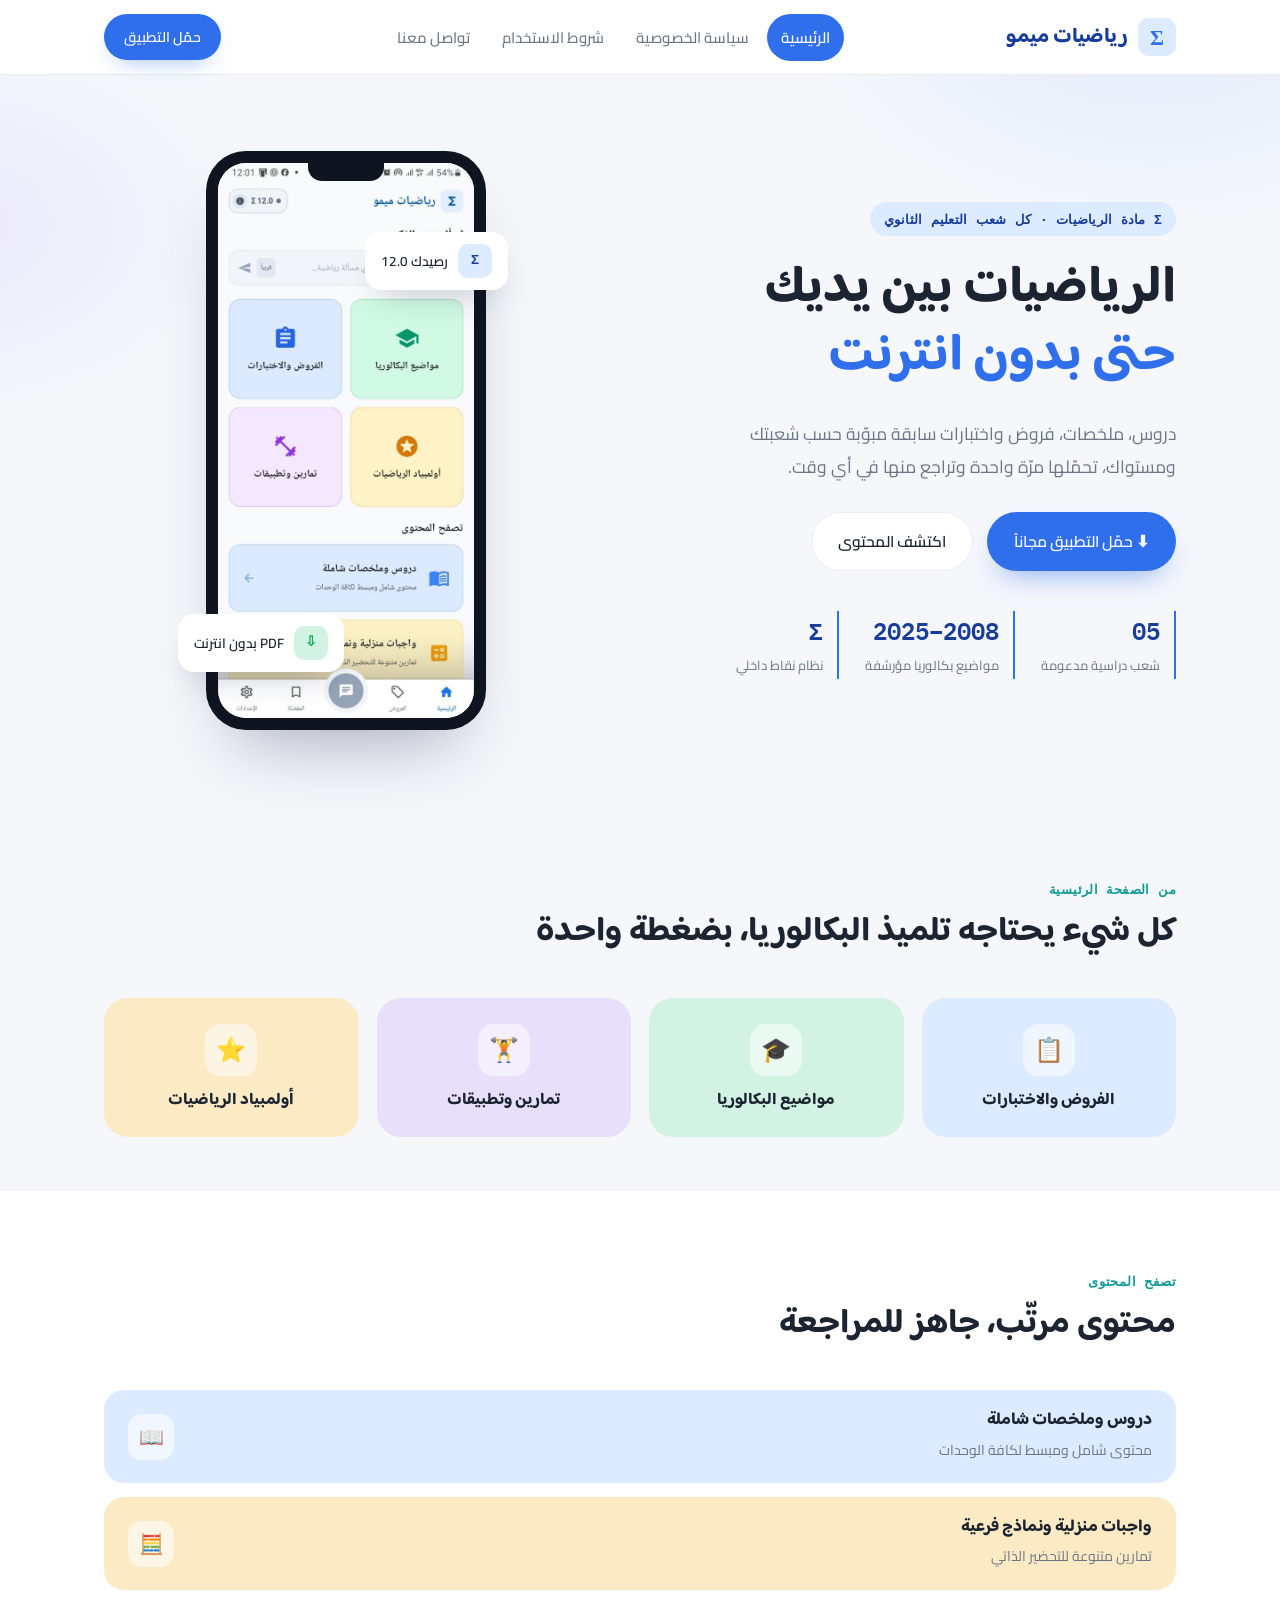
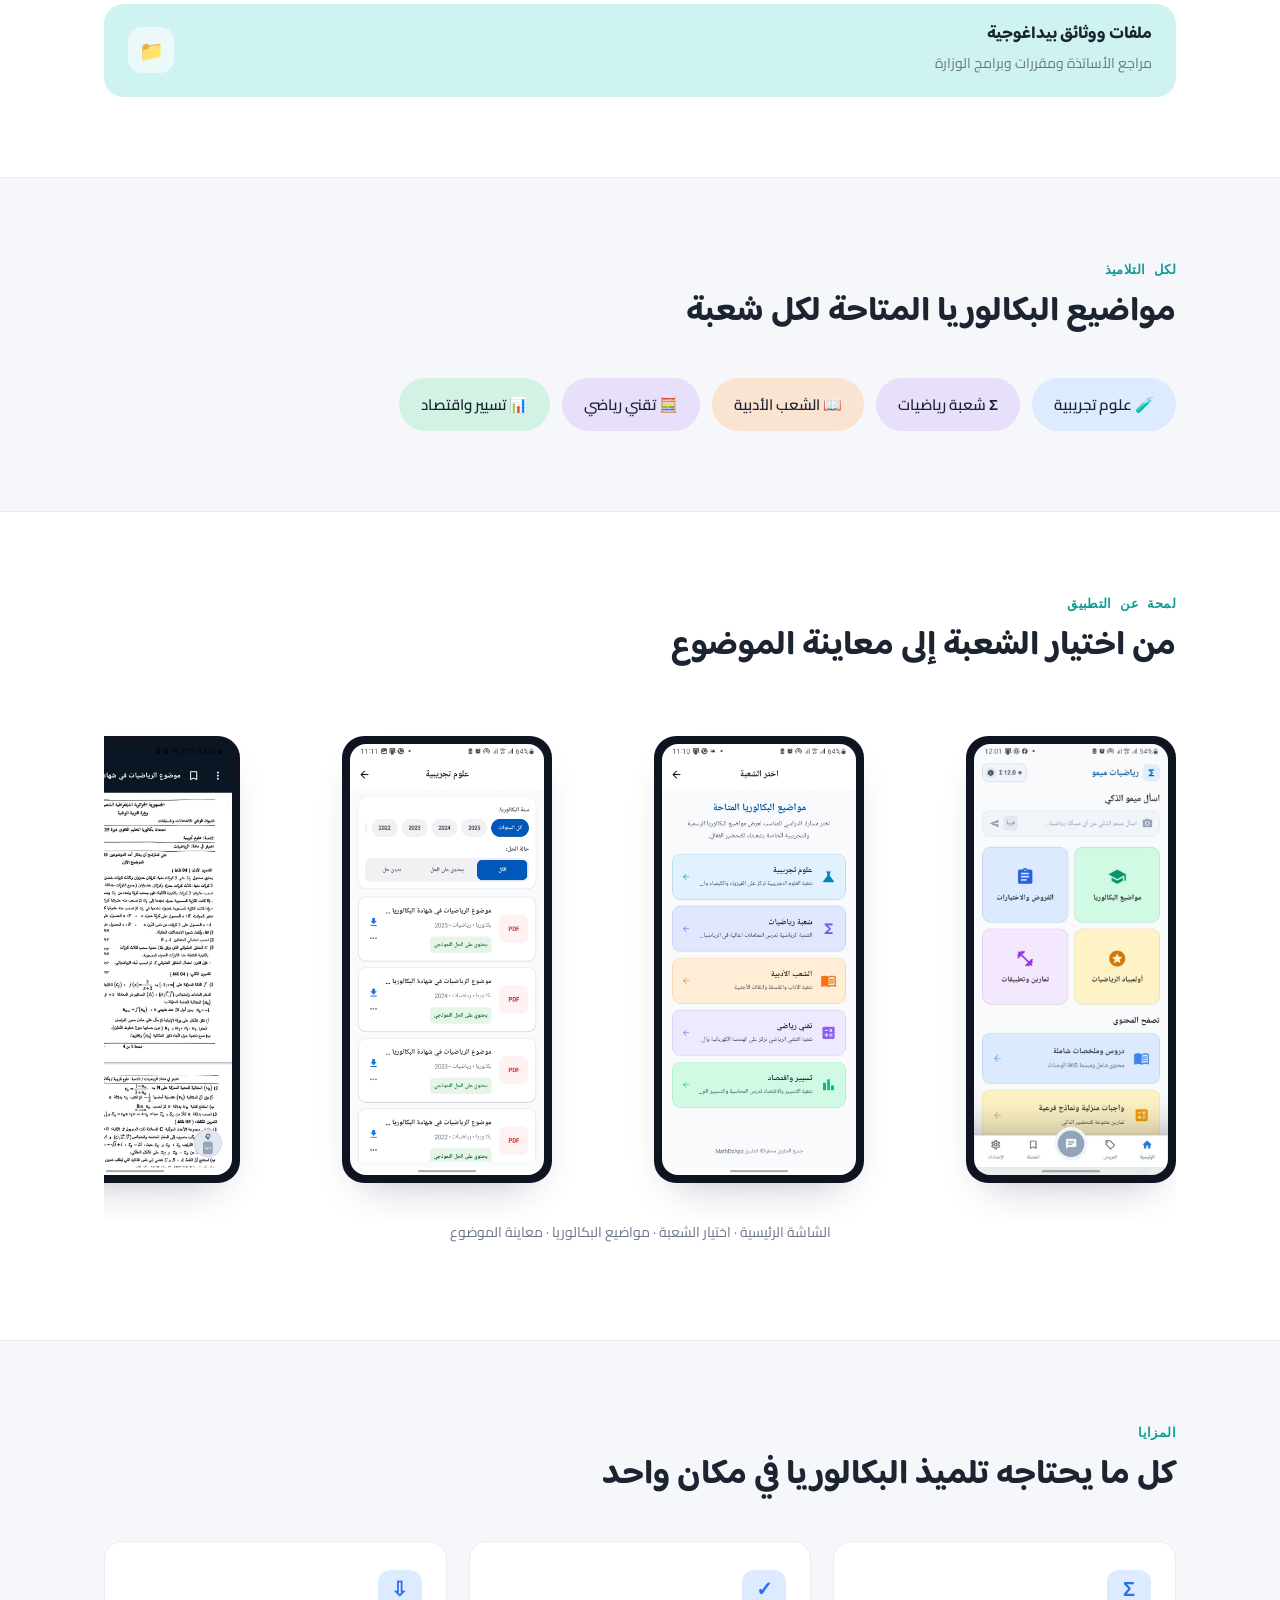
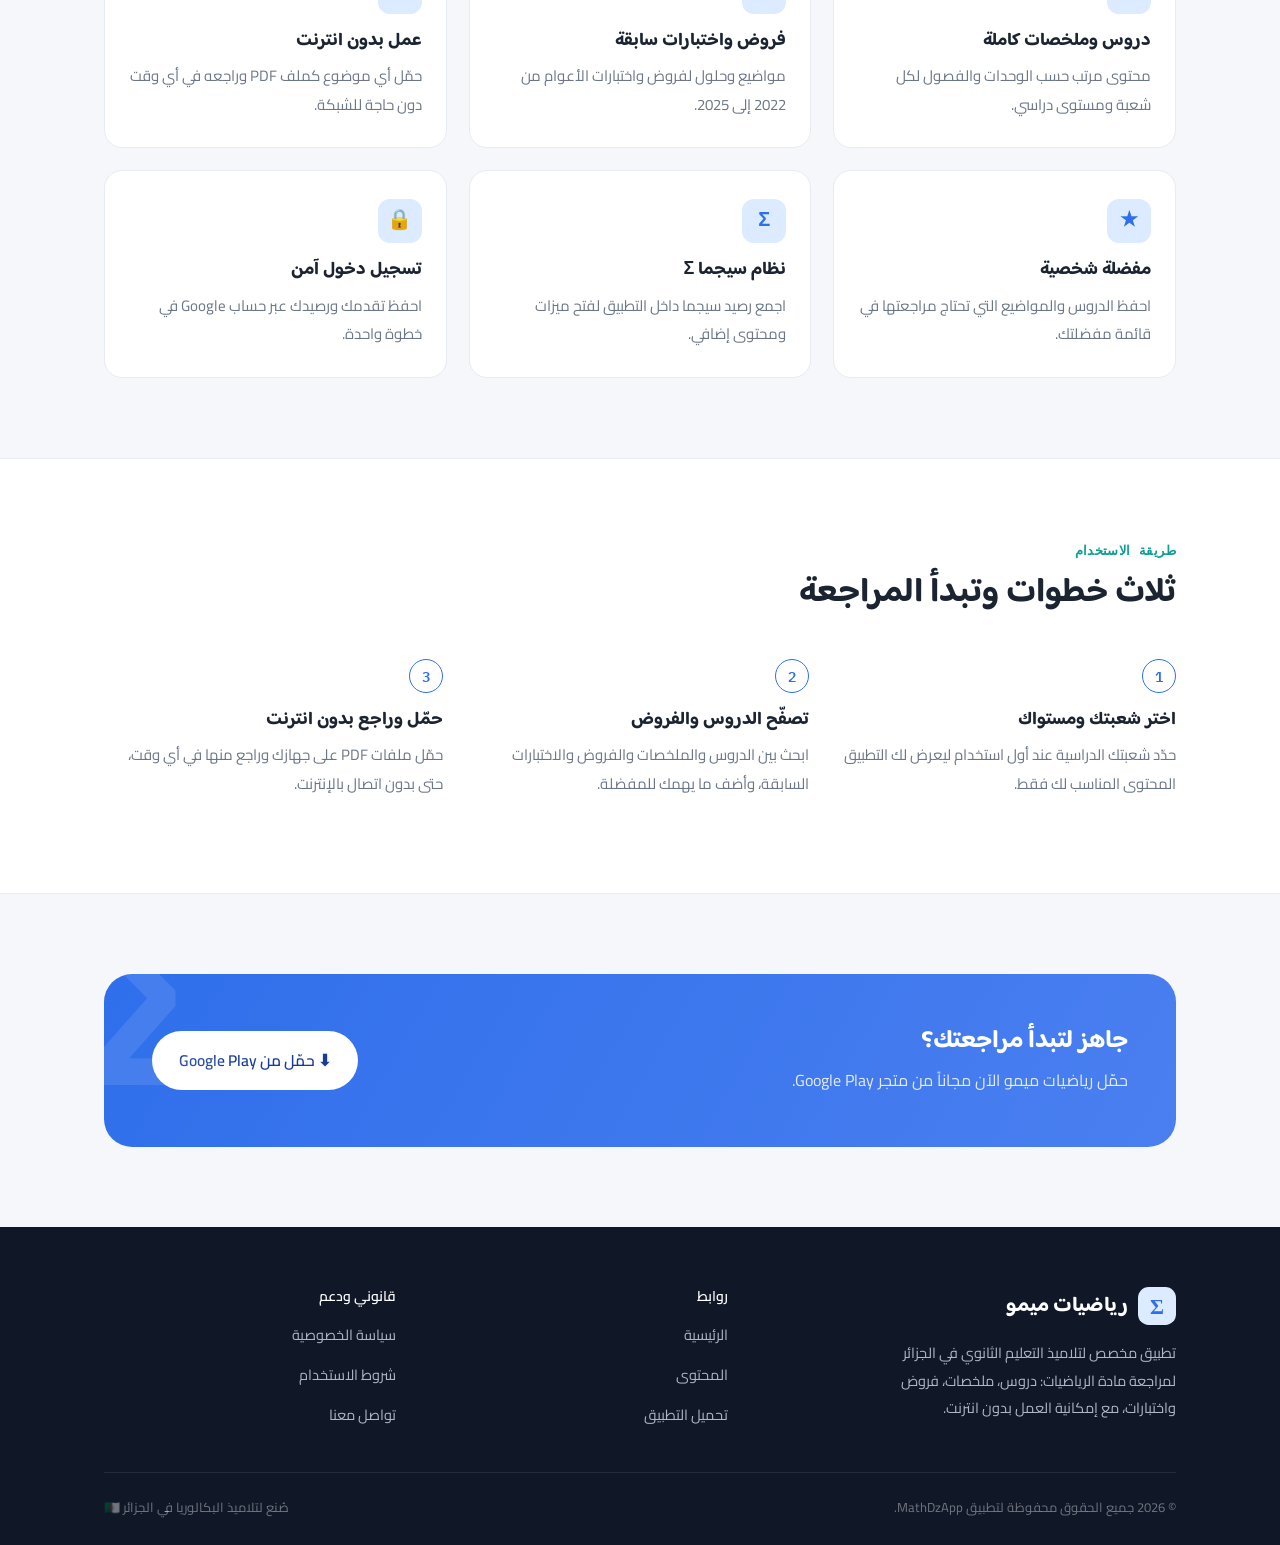
<file: index.html>
<!DOCTYPE html>
<html lang="ar" dir="rtl">
<head>
<meta charset="UTF-8">
<meta name="viewport" content="width=device-width, initial-scale=1.0">
<title>رياضيات ميمو — تطبيق الرياضيات لتلاميذ البكالوريا</title>
<meta name="description" content="رياضيات ميمو: دروس، ملخصات، فروض واختبارات في مادة الرياضيات لكل شعب التعليم الثانوي في الجزائر، مع إمكانية التحميل والعمل بدون انترنت.">
<link rel="icon" type="image/svg+xml" href="assets/favicon.svg">
<link rel="stylesheet" href="style.css">
</head>
<body>

<header class="site-header">
  <nav class="nav">
    <a href="index.html" class="brand">
      <svg class="mark" viewBox="0 0 64 64"><rect width="64" height="64" rx="18" fill="#DCEBFF"/><text x="32" y="45" text-anchor="middle" font-family="Georgia, serif" font-size="36" font-weight="700" fill="#2F6FEB">Σ</text></svg>
      رياضيات ميمو
    </a>
    <button class="nav-toggle" aria-label="فتح القائمة" aria-expanded="false">☰</button>
    <ul class="nav-links">
      <li><a href="index.html" aria-current="page">الرئيسية</a></li>
      <li><a href="privacy.html">سياسة الخصوصية</a></li>
      <li><a href="terms.html">شروط الاستخدام</a></li>
      <li><a href="contact.html">تواصل معنا</a></li>
    </ul>
    <a href="https://play.google.com/store/apps/details?id=com.aistudio.mathdzapp.vytxq&hl" class="nav-cta">حمّل التطبيق</a>
  </nav>
</header>

<main>

  <!-- HERO -->
  <section class="hero">
    <div class="container hero-inner">
      <div>
        <span class="eyebrow">Σ مادة الرياضيات · كل شعب التعليم الثانوي</span>
        <h1>الرياضيات بين يديك<br> <em>حتى بدون انترنت</em></h1>
        <p class="lead">دروس، ملخصات، فروض واختبارات سابقة مبوّبة حسب شعبتك ومستواك، تحمّلها مرّة واحدة وتراجع منها في أي وقت.</p>
        <div class="hero-actions">
          <a href="https://play.google.com/store/apps/details?id=com.aistudio.mathdzapp.vytxq&hl" class="btn btn-blue">⬇ حمّل التطبيق مجاناً</a>
          <a href="#categories" class="btn btn-ghost">اكتشف المحتوى</a>
        </div>
        <div class="hero-stats">
          <div><span class="num">05</span><span class="label">شعب دراسية مدعومة</span></div>
          <div><span class="num">2008–2025</span><span class="label">مواضيع بكالوريا مؤرشفة</span></div>
          <div><span class="num">Σ</span><span class="label">نظام نقاط داخلي</span></div>
        </div>
      </div>

      <div>
        <div class="phone-frame">
          <div class="notch" aria-hidden="true"></div>
          <div class="phone-screen">
            <img src="assets/screenshots/shot-home.png" alt="الشاشة الرئيسية لتطبيق رياضيات ميمو" loading="lazy">
          </div>
          <div class="phone-float float-1">
            <span class="dot">Σ</span> رصيدك 12.0
          </div>
          <div class="phone-float float-2">
            <span class="dot">⇩</span> PDF بدون انترنت
          </div>
        </div>
      </div>
    </div>
  </section>

  <!-- CATEGORY GRID — mirrors the app's own home screen -->
  <section id="categories" class="section section-tight">
    <div class="container">
      <div class="section-head">
        <span class="eyebrow-light">من الصفحة الرئيسية</span>
        <h2>كل شيء يحتاجه تلميذ البكالوريا، بضغطة واحدة</h2>
      </div>
      <div class="category-grid">
        <div class="category-card cat-blue">
          <div class="icon">📋</div>
          <h3>الفروض والاختبارات</h3>
        </div>
        <div class="category-card cat-green">
          <div class="icon">🎓</div>
          <h3>مواضيع البكالوريا</h3>
        </div>
        <div class="category-card cat-purple">
          <div class="icon">🏋</div>
          <h3>تمارين وتطبيقات</h3>
        </div>
        <div class="category-card cat-amber">
          <div class="icon">⭐</div>
          <h3>أولمبياد الرياضيات</h3>
        </div>
      </div>
    </div>
  </section>

  <!-- BROWSE LIST -->
  <section class="section section-alt">
    <div class="container">
      <div class="section-head">
        <span class="eyebrow-light">تصفح المحتوى</span>
        <h2>محتوى مرتّب، جاهز للمراجعة</h2>
      </div>
      <div class="browse-list">
        <div class="browse-row cat-blue">
          <div class="txt">
            <h3>دروس وملخصات شاملة</h3>
            <p>محتوى شامل ومبسط لكافة الوحدات</p>
          </div>
          <div class="icon">📖</div>
        </div>
        <div class="browse-row cat-amber">
          <div class="txt">
            <h3>واجبات منزلية ونماذج فرعية</h3>
            <p>تمارين متنوعة للتحضير الذاتي</p>
          </div>
          <div class="icon">🧮</div>
        </div>
        <div class="browse-row cat-teal">
          <div class="txt">
            <h3>ملفات ووثائق بيداغوجية</h3>
            <p>مراجع الأساتذة ومقررات وبرامج الوزارة</p>
          </div>
          <div class="icon">📁</div>
        </div>
      </div>
    </div>
  </section>

  <!-- STREAMS -->
  <section class="section">
    <div class="container">
      <div class="section-head">
        <span class="eyebrow-light">لكل التلاميذ</span>
        <h2>مواضيع البكالوريا المتاحة لكل شعبة</h2>
      </div>
      <ul class="streams">
        <li class="cat-blue">🧪 علوم تجريبية</li>
        <li class="cat-purple">Σ شعبة رياضيات</li>
        <li class="cat-peach">📖 الشعب الأدبية</li>
        <li class="cat-purple">🧮 تقني رياضي</li>
        <li class="cat-green">📊 تسيير واقتصاد</li>
      </ul>
    </div>
  </section>

  <!-- SCREENSHOT STRIP -->
  <section class="section section-alt">
    <div class="container">
      <div class="section-head">
        <span class="eyebrow-light">لمحة عن التطبيق</span>
        <h2>من اختيار الشعبة إلى معاينة الموضوع</h2>
      </div>
      <div class="shots-strip">
        <figure class="shot">
          <img src="assets/screenshots/shot-home.png" alt="الشاشة الرئيسية" loading="lazy">
        </figure>
        <figure class="shot">
          <img src="assets/screenshots/shot-streams.png" alt="اختيار الشعبة الدراسية" loading="lazy">
        </figure>
        <figure class="shot">
          <img src="assets/screenshots/shot-exams.png" alt="مواضيع البكالوريا لشعبة علوم تجريبية" loading="lazy">
        </figure>
        <figure class="shot">
          <img src="assets/screenshots/shot-paper.png" alt="معاينة موضوع بكالوريا" loading="lazy">
        </figure>
      </div>
      <p style="text-align:center;font-size:14px;">الشاشة الرئيسية · اختيار الشعبة · مواضيع البكالوريا · معاينة الموضوع</p>
    </div>
  </section>

  <!-- FEATURES -->
  <section class="section">
    <div class="container">
      <div class="section-head">
        <span class="eyebrow-light">المزايا</span>
        <h2>كل ما يحتاجه تلميذ البكالوريا في مكان واحد</h2>
      </div>
      <div class="features">
        <div class="feature-card">
          <div class="icon">Σ</div>
          <h3>دروس وملخصات كاملة</h3>
          <p>محتوى مرتب حسب الوحدات والفصول لكل شعبة ومستوى دراسي.</p>
        </div>
        <div class="feature-card">
          <div class="icon">✓</div>
          <h3>فروض واختبارات سابقة</h3>
          <p>مواضيع وحلول لفروض واختبارات الأعوام من 2022 إلى 2025.</p>
        </div>
        <div class="feature-card">
          <div class="icon">⇩</div>
          <h3>عمل بدون انترنت</h3>
          <p>حمّل أي موضوع كملف PDF وراجعه في أي وقت دون حاجة للشبكة.</p>
        </div>
        <div class="feature-card">
          <div class="icon">★</div>
          <h3>مفضلة شخصية</h3>
          <p>احفظ الدروس والمواضيع التي تحتاج مراجعتها في قائمة مفضلتك.</p>
        </div>
        <div class="feature-card">
          <div class="icon">Σ</div>
          <h3>نظام سيجما Σ</h3>
          <p>اجمع رصيد سيجما داخل التطبيق لفتح ميزات ومحتوى إضافي.</p>
        </div>
        <div class="feature-card">
          <div class="icon">🔒</div>
          <h3>تسجيل دخول آمن</h3>
          <p>احفظ تقدمك ورصيدك عبر حساب Google في خطوة واحدة.</p>
        </div>
      </div>
    </div>
  </section>

  <!-- HOW IT WORKS -->
  <section class="section section-alt">
    <div class="container">
      <div class="section-head">
        <span class="eyebrow-light">طريقة الاستخدام</span>
        <h2>ثلاث خطوات وتبدأ المراجعة</h2>
      </div>
      <div class="steps">
        <div class="step">
          <span class="step-num">1</span>
          <h3>اختر شعبتك ومستواك</h3>
          <p>حدّد شعبتك الدراسية عند أول استخدام ليعرض لك التطبيق المحتوى المناسب لك فقط.</p>
        </div>
        <div class="step">
          <span class="step-num">2</span>
          <h3>تصفّح الدروس والفروض</h3>
          <p>ابحث بين الدروس والملخصات والفروض والاختبارات السابقة، وأضف ما يهمك للمفضلة.</p>
        </div>
        <div class="step">
          <span class="step-num">3</span>
          <h3>حمّل وراجع بدون انترنت</h3>
          <p>حمّل ملفات PDF على جهازك وراجع منها في أي وقت، حتى بدون اتصال بالإنترنت.</p>
        </div>
      </div>
    </div>
  </section>

  <!-- DOWNLOAD CTA -->
  <section id="download" class="section">
    <div class="container">
      <div class="cta-banner">
        <div>
          <h2>جاهز لتبدأ مراجعتك؟</h2>
          <p>حمّل رياضيات ميمو الآن مجاناً من متجر Google Play.</p>
        </div>
        <a href="https://play.google.com/store/apps/details?id=com.aistudio.mathdzapp.vytxq&hl" class="btn btn-ghost" aria-label="تحميل التطبيق من متجر Google Play">⬇ حمّل من Google Play</a>
      </div>
    </div>
  </section>

</main>

<footer class="site-footer">
  <div class="container">
    <div class="footer-grid">
      <div class="footer-brand">
        <a href="index.html" class="brand">
          <svg class="mark" viewBox="0 0 64 64"><rect width="64" height="64" rx="18" fill="#DCEBFF"/><text x="32" y="45" text-anchor="middle" font-family="Georgia, serif" font-size="36" font-weight="700" fill="#2F6FEB">Σ</text></svg>
          رياضيات ميمو
        </a>
        <p>تطبيق مخصص لتلاميذ التعليم الثانوي في الجزائر لمراجعة مادة الرياضيات: دروس، ملخصات، فروض واختبارات، مع إمكانية العمل بدون انترنت.</p>
      </div>
      <div class="footer-col">
        <h4>روابط</h4>
        <ul>
          <li><a href="index.html">الرئيسية</a></li>
          <li><a href="index.html#categories">المحتوى</a></li>
          <li><a href="index.html#download">تحميل التطبيق</a></li>
        </ul>
      </div>
      <div class="footer-col">
        <h4>قانوني ودعم</h4>
        <ul>
          <li><a href="privacy.html">سياسة الخصوصية</a></li>
          <li><a href="terms.html">شروط الاستخدام</a></li>
          <li><a href="contact.html">تواصل معنا</a></li>
        </ul>
      </div>
    </div>
    <div class="footer-bottom">
      <span>© 2026 جميع الحقوق محفوظة لتطبيق MathDzApp.</span>
      <span>صُنع لتلاميذ البكالوريا في الجزائر 🇩🇿</span>
    </div>
  </div>
</footer>

<script src="assets/common.js"></script>
</body>
</html>
</file>
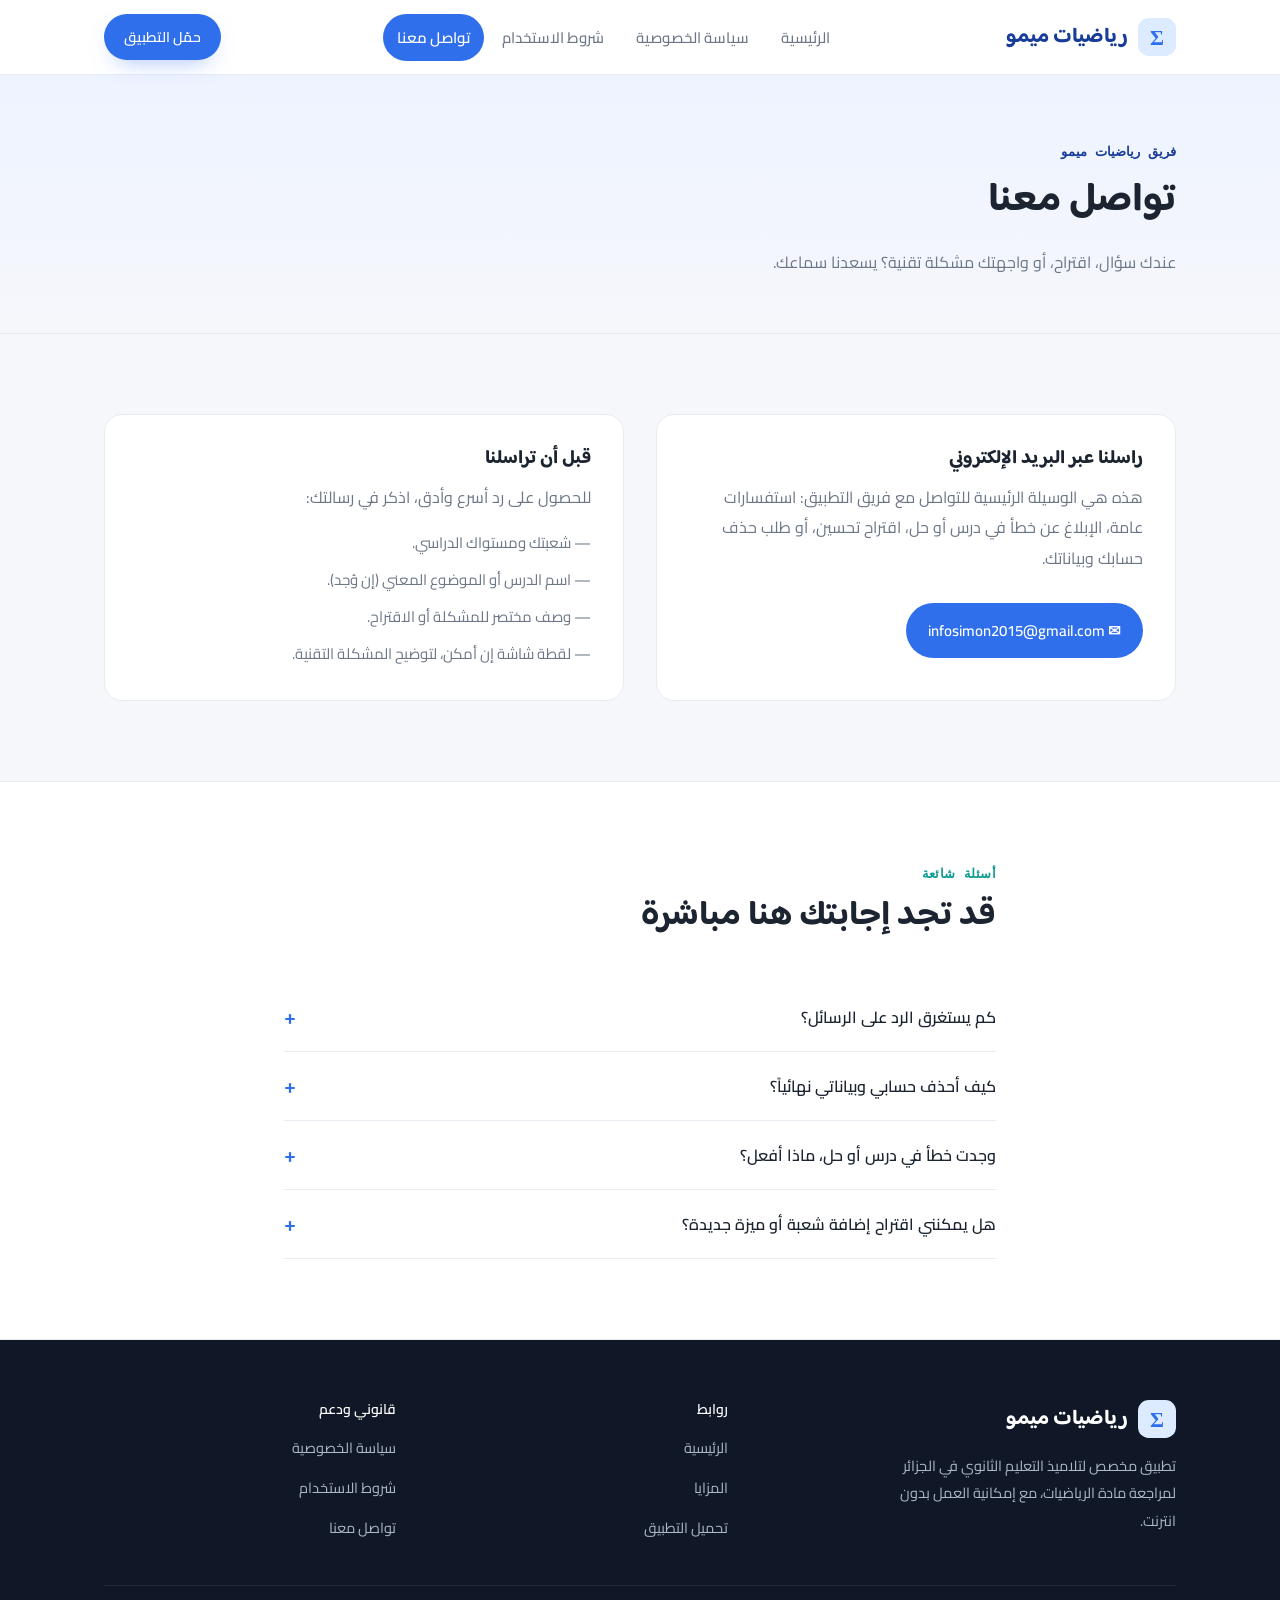
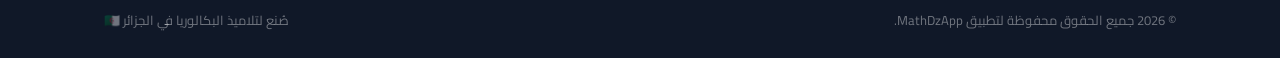
<file: contact.html>
<!DOCTYPE html>
<html lang="ar" dir="rtl">
<head>
<meta charset="UTF-8">
<meta name="viewport" content="width=device-width, initial-scale=1.0">
<title>تواصل معنا — رياضيات ميمو</title>
<meta name="description" content="تواصل مع فريق MathDzApp لأي استفسار أو اقتراح أو مشكلة تقنية.">
<link rel="icon" type="image/svg+xml" href="assets/favicon.svg">
<link rel="stylesheet" href="style.css">
</head>
<body>

<header class="site-header">
  <nav class="nav">
    <a href="index.html" class="brand">
      <svg class="mark" viewBox="0 0 64 64"><rect width="64" height="64" rx="18" fill="#DCEBFF"/><text x="32" y="45" text-anchor="middle" font-family="Georgia, serif" font-size="36" font-weight="700" fill="#2F6FEB">Σ</text></svg>
      رياضيات ميمو
    </a>
    <button class="nav-toggle" aria-label="فتح القائمة" aria-expanded="false">☰</button>
    <ul class="nav-links">
      <li><a href="index.html">الرئيسية</a></li>
      <li><a href="privacy.html">سياسة الخصوصية</a></li>
      <li><a href="terms.html">شروط الاستخدام</a></li>
      <li><a href="contact.html" aria-current="page">تواصل معنا</a></li>
    </ul>
    <a href="index.html#download" class="nav-cta">حمّل التطبيق</a>
  </nav>
</header>

<main>
  <section class="legal-hero">
    <div class="grid-overlay" aria-hidden="true"></div>
    <div class="container">
      <span class="updated">فريق رياضيات ميمو</span>
      <h1>تواصل معنا</h1>
      <p>عندك سؤال، اقتراح، أو واجهتك مشكلة تقنية؟ يسعدنا سماعك.</p>
    </div>
  </section>

  <section class="section">
    <div class="container">
      <div class="contact-grid">

        <div class="contact-card">
          <h3>راسلنا عبر البريد الإلكتروني</h3>
          <p>هذه هي الوسيلة الرئيسية للتواصل مع فريق التطبيق: استفسارات عامة، الإبلاغ عن خطأ في درس أو حل، اقتراح تحسين، أو طلب حذف حسابك وبياناتك.</p>
          <a class="email-btn" href="mailto:infosimon2015@gmail.com">✉ infosimon2015@gmail.com</a>
        </div>

        <div class="contact-card">
          <h3>قبل أن تراسلنا</h3>
          <p>للحصول على رد أسرع وأدق، اذكر في رسالتك:</p>
          <ul style="list-style:none;padding:0;color:var(--ink-soft);font-size:15px;display:flex;flex-direction:column;gap:8px;">
            <li>— شعبتك ومستواك الدراسي.</li>
            <li>— اسم الدرس أو الموضوع المعني (إن وُجد).</li>
            <li>— وصف مختصر للمشكلة أو الاقتراح.</li>
            <li>— لقطة شاشة إن أمكن، لتوضيح المشكلة التقنية.</li>
          </ul>
        </div>

      </div>
    </div>
  </section>

  <section class="section section-alt">
    <div class="container" style="max-width:760px;">
      <div class="section-head">
        <span class="eyebrow-light">أسئلة شائعة</span>
        <h2>قد تجد إجابتك هنا مباشرة</h2>
      </div>

      <details class="faq-item">
        <summary>كم يستغرق الرد على الرسائل؟</summary>
        <p>نحاول الرد خلال أيام قليلة. في فترات الامتحانات قد يطول الوقت قليلاً بسبب كثرة الرسائل.</p>
      </details>
      <details class="faq-item">
        <summary>كيف أحذف حسابي وبياناتي نهائياً؟</summary>
        <p>راسلنا على البريد الإلكتروني أعلاه من نفس البريد المستخدم في تسجيل الدخول، مع طلب واضح بحذف الحساب. سيتم حذف بياناتك المرتبطة به نهائياً، كما هو موضّح في <a class="inline-link" href="privacy.html">سياسة الخصوصية</a>.</p>
      </details>
      <details class="faq-item">
        <summary>وجدت خطأ في درس أو حل، ماذا أفعل؟</summary>
        <p>أرسل لنا اسم الدرس والشعبة ووصف الخطأ، وسنراجعه ونصححه في التحديث القادم.</p>
      </details>
      <details class="faq-item">
        <summary>هل يمكنني اقتراح إضافة شعبة أو ميزة جديدة؟</summary>
        <p>بالتأكيد، نرحّب بكل الاقتراحات عبر البريد الإلكتروني ونأخذها بعين الاعتبار في التحديثات القادمة.</p>
      </details>
    </div>
  </section>
</main>

<footer class="site-footer">
  <div class="container">
    <div class="footer-grid">
      <div class="footer-brand">
        <a href="index.html" class="brand">
          <svg class="mark" viewBox="0 0 64 64"><rect width="64" height="64" rx="18" fill="#DCEBFF"/><text x="32" y="45" text-anchor="middle" font-family="Georgia, serif" font-size="36" font-weight="700" fill="#2F6FEB">Σ</text></svg>
          رياضيات ميمو
        </a>
        <p>تطبيق مخصص لتلاميذ التعليم الثانوي في الجزائر لمراجعة مادة الرياضيات، مع إمكانية العمل بدون انترنت.</p>
      </div>
      <div class="footer-col">
        <h4>روابط</h4>
        <ul>
          <li><a href="index.html">الرئيسية</a></li>
          <li><a href="index.html#features">المزايا</a></li>
          <li><a href="index.html#download">تحميل التطبيق</a></li>
        </ul>
      </div>
      <div class="footer-col">
        <h4>قانوني ودعم</h4>
        <ul>
          <li><a href="privacy.html">سياسة الخصوصية</a></li>
          <li><a href="terms.html">شروط الاستخدام</a></li>
          <li><a href="contact.html">تواصل معنا</a></li>
        </ul>
      </div>
    </div>
    <div class="footer-bottom">
      <span>© 2026 جميع الحقوق محفوظة لتطبيق MathDzApp.</span>
      <span>صُنع لتلاميذ البكالوريا في الجزائر 🇩🇿</span>
    </div>
  </div>
</footer>

<script src="assets/common.js"></script>
</body>
</html>
</file>
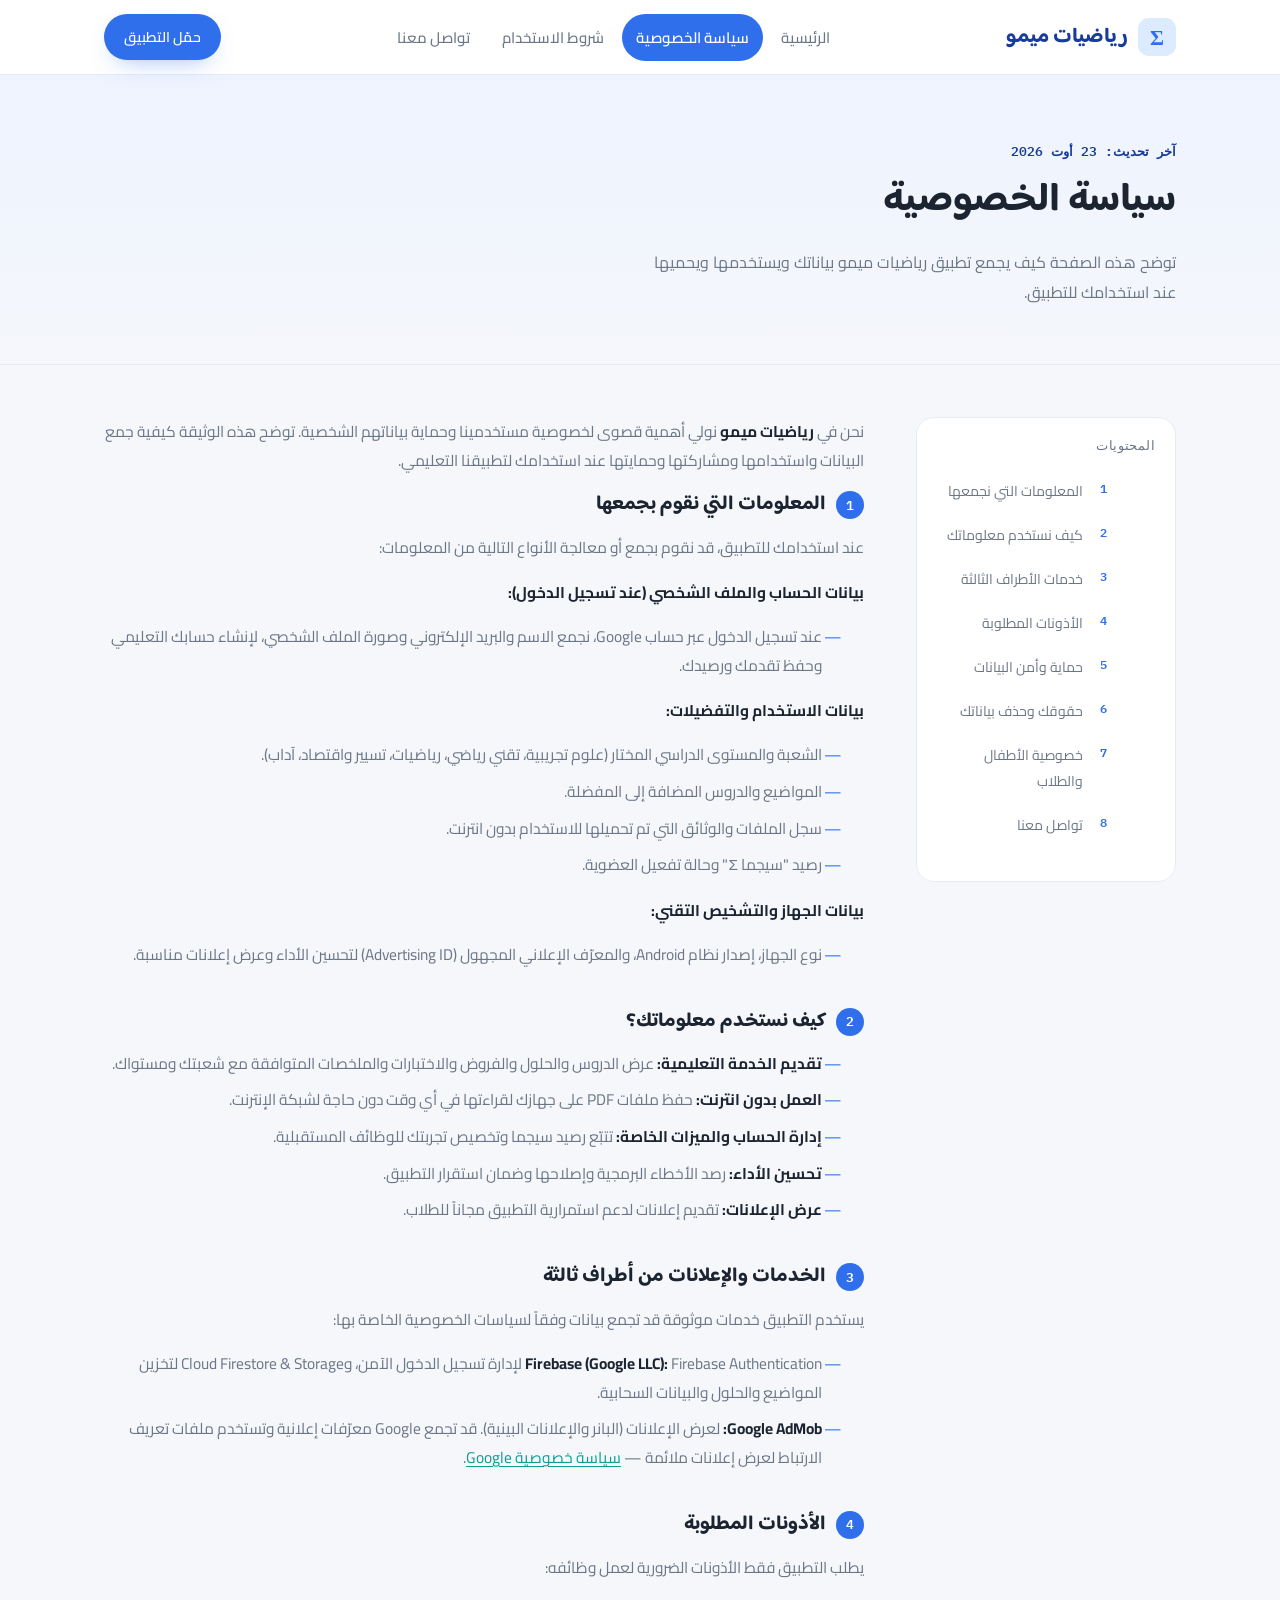
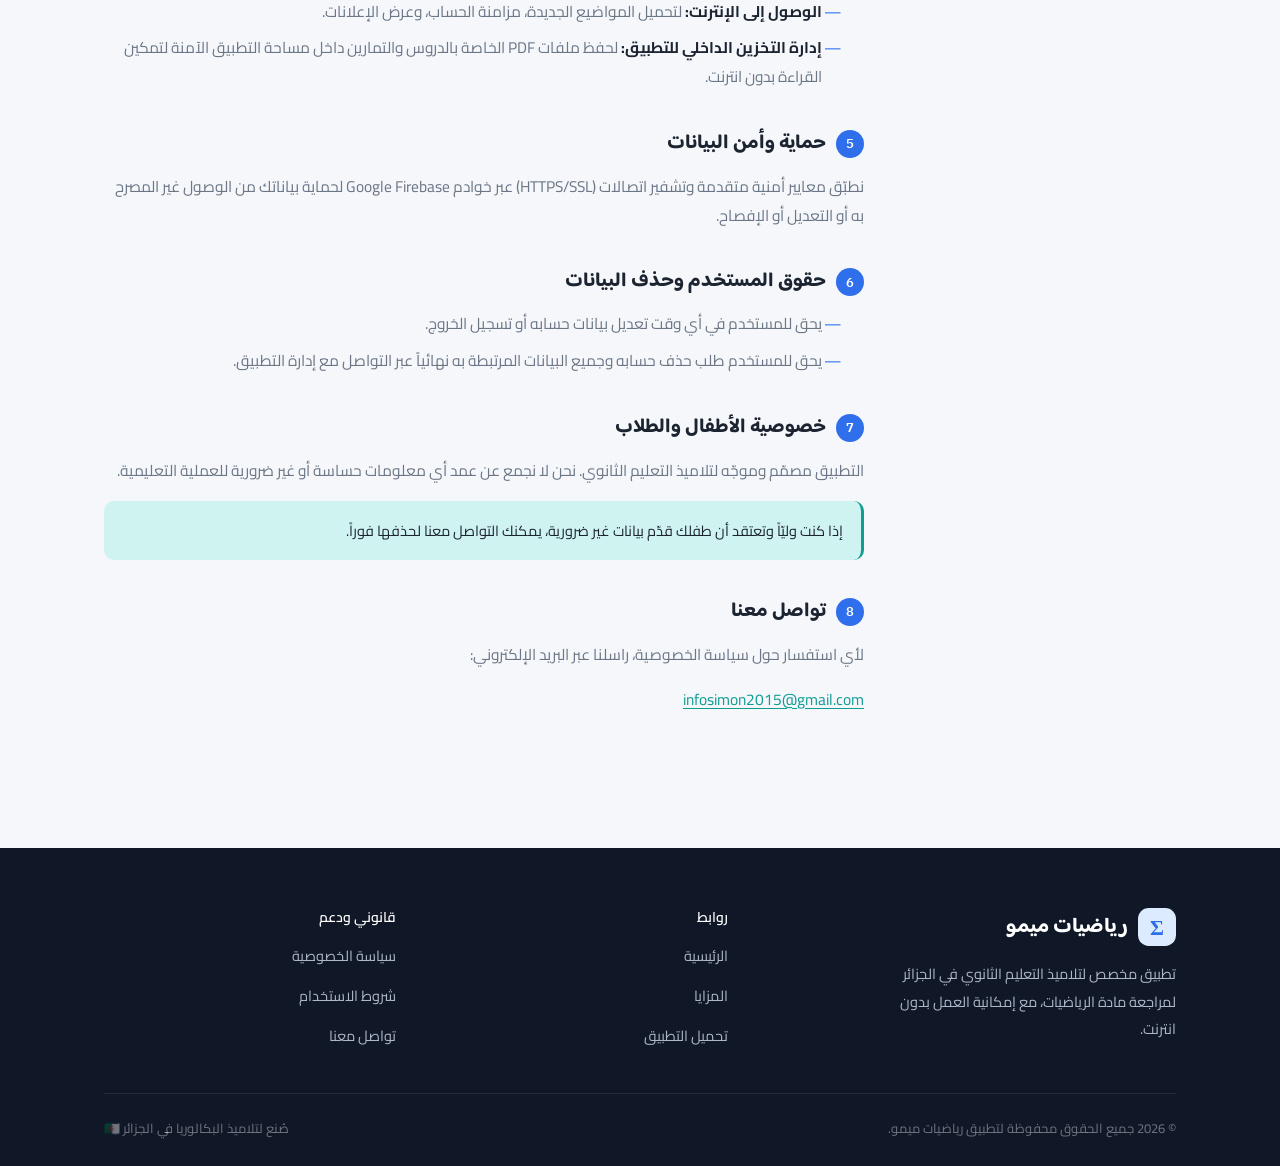
<file: privacy.html>
<!DOCTYPE html>
<html lang="ar" dir="rtl">
<head>
<meta charset="UTF-8">
<meta name="viewport" content="width=device-width, initial-scale=1.0">
<title>سياسة الخصوصية — رياضيات ميمو</title>
<meta name="description" content="سياسة الخصوصية الخاصة بتطبيق رياضيات ميمو: كيف نجمع بياناتك ونستخدمها ونحميها.">
<link rel="icon" type="image/svg+xml" href="assets/favicon.svg">
<link rel="stylesheet" href="style.css">
</head>
<body>

<header class="site-header">
  <nav class="nav">
    <a href="index.html" class="brand">
      <svg class="mark" viewBox="0 0 64 64"><rect width="64" height="64" rx="18" fill="#DCEBFF"/><text x="32" y="45" text-anchor="middle" font-family="Georgia, serif" font-size="36" font-weight="700" fill="#2F6FEB">Σ</text></svg>
      رياضيات ميمو
    </a>
    <button class="nav-toggle" aria-label="فتح القائمة" aria-expanded="false">☰</button>
    <ul class="nav-links">
      <li><a href="index.html">الرئيسية</a></li>
      <li><a href="privacy.html" aria-current="page">سياسة الخصوصية</a></li>
      <li><a href="terms.html">شروط الاستخدام</a></li>
      <li><a href="contact.html">تواصل معنا</a></li>
    </ul>
    <a href="index.html#download" class="nav-cta">حمّل التطبيق</a>
  </nav>
</header>

<main>
  <section class="legal-hero">
    <div class="grid-overlay" aria-hidden="true"></div>
    <div class="container">
      <span class="updated">آخر تحديث: 23 أوت 2026</span>
      <h1>سياسة الخصوصية</h1>
      <p>توضح هذه الصفحة كيف يجمع تطبيق رياضيات ميمو بياناتك ويستخدمها ويحميها عند استخدامك للتطبيق.</p>
    </div>
  </section>

  <section class="legal-body">
    <div class="container legal-layout">

      <nav class="legal-toc" aria-label="محتويات الصفحة">
        <h4>المحتويات</h4>
        <ol>
          <li><a href="#s1">المعلومات التي نجمعها</a></li>
          <li><a href="#s2">كيف نستخدم معلوماتك</a></li>
          <li><a href="#s3">خدمات الأطراف الثالثة</a></li>
          <li><a href="#s4">الأذونات المطلوبة</a></li>
          <li><a href="#s5">حماية وأمن البيانات</a></li>
          <li><a href="#s6">حقوقك وحذف بياناتك</a></li>
          <li><a href="#s7">خصوصية الأطفال والطلاب</a></li>
          <li><a href="#s8">تواصل معنا</a></li>
        </ol>
      </nav>

      <article class="legal-article">
        <p>نحن في <strong>رياضيات ميمو</strong> نولي أهمية قصوى لخصوصية مستخدمينا وحماية بياناتهم الشخصية. توضح هذه الوثيقة كيفية جمع البيانات واستخدامها ومشاركتها وحمايتها عند استخدامك لتطبيقنا التعليمي.</p>

        <section id="s1">
          <h2><span class="n">1</span> المعلومات التي نقوم بجمعها</h2>
          <p>عند استخدامك للتطبيق، قد نقوم بجمع أو معالجة الأنواع التالية من المعلومات:</p>
          <p><strong>بيانات الحساب والملف الشخصي (عند تسجيل الدخول):</strong></p>
          <ul>
            <li>عند تسجيل الدخول عبر حساب Google، نجمع الاسم والبريد الإلكتروني وصورة الملف الشخصي، لإنشاء حسابك التعليمي وحفظ تقدمك ورصيدك.</li>
          </ul>
          <p><strong>بيانات الاستخدام والتفضيلات:</strong></p>
          <ul>
            <li>الشعبة والمستوى الدراسي المختار (علوم تجريبية، تقني رياضي، رياضيات، تسيير واقتصاد، آداب).</li>
            <li>المواضيع والدروس المضافة إلى المفضلة.</li>
            <li>سجل الملفات والوثائق التي تم تحميلها للاستخدام بدون انترنت.</li>
            <li>رصيد "سيجما Σ" وحالة تفعيل العضوية.</li>
          </ul>
          <p><strong>بيانات الجهاز والتشخيص التقني:</strong></p>
          <ul>
            <li>نوع الجهاز، إصدار نظام Android، والمعرّف الإعلاني المجهول (Advertising ID) لتحسين الأداء وعرض إعلانات مناسبة.</li>
          </ul>
        </section>

        <section id="s2">
          <h2><span class="n">2</span> كيف نستخدم معلوماتك؟</h2>
          <ul>
            <li><strong>تقديم الخدمة التعليمية:</strong> عرض الدروس والحلول والفروض والاختبارات والملخصات المتوافقة مع شعبتك ومستواك.</li>
            <li><strong>العمل بدون انترنت:</strong> حفظ ملفات PDF على جهازك لقراءتها في أي وقت دون حاجة لشبكة الإنترنت.</li>
            <li><strong>إدارة الحساب والميزات الخاصة:</strong> تتبّع رصيد سيجما وتخصيص تجربتك للوظائف المستقبلية.</li>
            <li><strong>تحسين الأداء:</strong> رصد الأخطاء البرمجية وإصلاحها وضمان استقرار التطبيق.</li>
            <li><strong>عرض الإعلانات:</strong> تقديم إعلانات لدعم استمرارية التطبيق مجاناً للطلاب.</li>
          </ul>
        </section>

        <section id="s3">
          <h2><span class="n">3</span> الخدمات والإعلانات من أطراف ثالثة</h2>
          <p>يستخدم التطبيق خدمات موثوقة قد تجمع بيانات وفقاً لسياسات الخصوصية الخاصة بها:</p>
          <ul>
            <li><strong>Firebase (Google LLC):</strong> Firebase Authentication لإدارة تسجيل الدخول الآمن، وCloud Firestore &amp; Storage لتخزين المواضيع والحلول والبيانات السحابية.</li>
            <li><strong>Google AdMob:</strong> لعرض الإعلانات (البانر والإعلانات البينية). قد تجمع Google معرّفات إعلانية وتستخدم ملفات تعريف الارتباط لعرض إعلانات ملائمة — <a class="inline-link" href="https://policies.google.com/privacy" target="_blank" rel="noopener">سياسة خصوصية Google</a>.</li>
          </ul>
        </section>

        <section id="s4">
          <h2><span class="n">4</span> الأذونات المطلوبة</h2>
          <p>يطلب التطبيق فقط الأذونات الضرورية لعمل وظائفه:</p>
          <ul>
            <li><strong>الوصول إلى الإنترنت:</strong> لتحميل المواضيع الجديدة، مزامنة الحساب، وعرض الإعلانات.</li>
            <li><strong>إدارة التخزين الداخلي للتطبيق:</strong> لحفظ ملفات PDF الخاصة بالدروس والتمارين داخل مساحة التطبيق الآمنة لتمكين القراءة بدون انترنت.</li>
          </ul>
        </section>

        <section id="s5">
          <h2><span class="n">5</span> حماية وأمن البيانات</h2>
          <p>نطبّق معايير أمنية متقدمة وتشفير اتصالات (HTTPS/SSL) عبر خوادم Google Firebase لحماية بياناتك من الوصول غير المصرح به أو التعديل أو الإفصاح.</p>
        </section>

        <section id="s6">
          <h2><span class="n">6</span> حقوق المستخدم وحذف البيانات</h2>
          <ul>
            <li>يحق للمستخدم في أي وقت تعديل بيانات حسابه أو تسجيل الخروج.</li>
            <li>يحق للمستخدم طلب حذف حسابه وجميع البيانات المرتبطة به نهائياً عبر التواصل مع إدارة التطبيق.</li>
          </ul>
        </section>

        <section id="s7">
          <h2><span class="n">7</span> خصوصية الأطفال والطلاب</h2>
          <p>التطبيق مصمّم وموجّه لتلاميذ التعليم الثانوي. نحن لا نجمع عن عمد أي معلومات حساسة أو غير ضرورية للعملية التعليمية.</p>
          <div class="legal-note">إذا كنت وليّاً وتعتقد أن طفلك قدّم بيانات غير ضرورية، يمكنك التواصل معنا لحذفها فوراً.</div>
        </section>

        <section id="s8">
          <h2><span class="n">8</span> تواصل معنا</h2>
          <p>لأي استفسار حول سياسة الخصوصية، راسلنا عبر البريد الإلكتروني:</p>
          <p><a class="inline-link" href="mailto:infosimon2015@gmail.com">infosimon2015@gmail.com</a></p>
        </section>
      </article>
    </div>
  </section>
</main>

<footer class="site-footer">
  <div class="container">
    <div class="footer-grid">
      <div class="footer-brand">
        <a href="index.html" class="brand">
          <svg class="mark" viewBox="0 0 64 64"><rect width="64" height="64" rx="18" fill="#DCEBFF"/><text x="32" y="45" text-anchor="middle" font-family="Georgia, serif" font-size="36" font-weight="700" fill="#2F6FEB">Σ</text></svg>
          رياضيات ميمو
        </a>
        <p>تطبيق مخصص لتلاميذ التعليم الثانوي في الجزائر لمراجعة مادة الرياضيات، مع إمكانية العمل بدون انترنت.</p>
      </div>
      <div class="footer-col">
        <h4>روابط</h4>
        <ul>
          <li><a href="index.html">الرئيسية</a></li>
          <li><a href="index.html#features">المزايا</a></li>
          <li><a href="index.html#download">تحميل التطبيق</a></li>
        </ul>
      </div>
      <div class="footer-col">
        <h4>قانوني ودعم</h4>
        <ul>
          <li><a href="privacy.html">سياسة الخصوصية</a></li>
          <li><a href="terms.html">شروط الاستخدام</a></li>
          <li><a href="contact.html">تواصل معنا</a></li>
        </ul>
      </div>
    </div>
    <div class="footer-bottom">
      <span>© 2026 جميع الحقوق محفوظة لتطبيق رياضيات ميمو.</span>
      <span>صُنع لتلاميذ البكالوريا في الجزائر 🇩🇿</span>
    </div>
  </div>
</footer>

<script src="assets/common.js"></script>
</body>
</html>
</file>
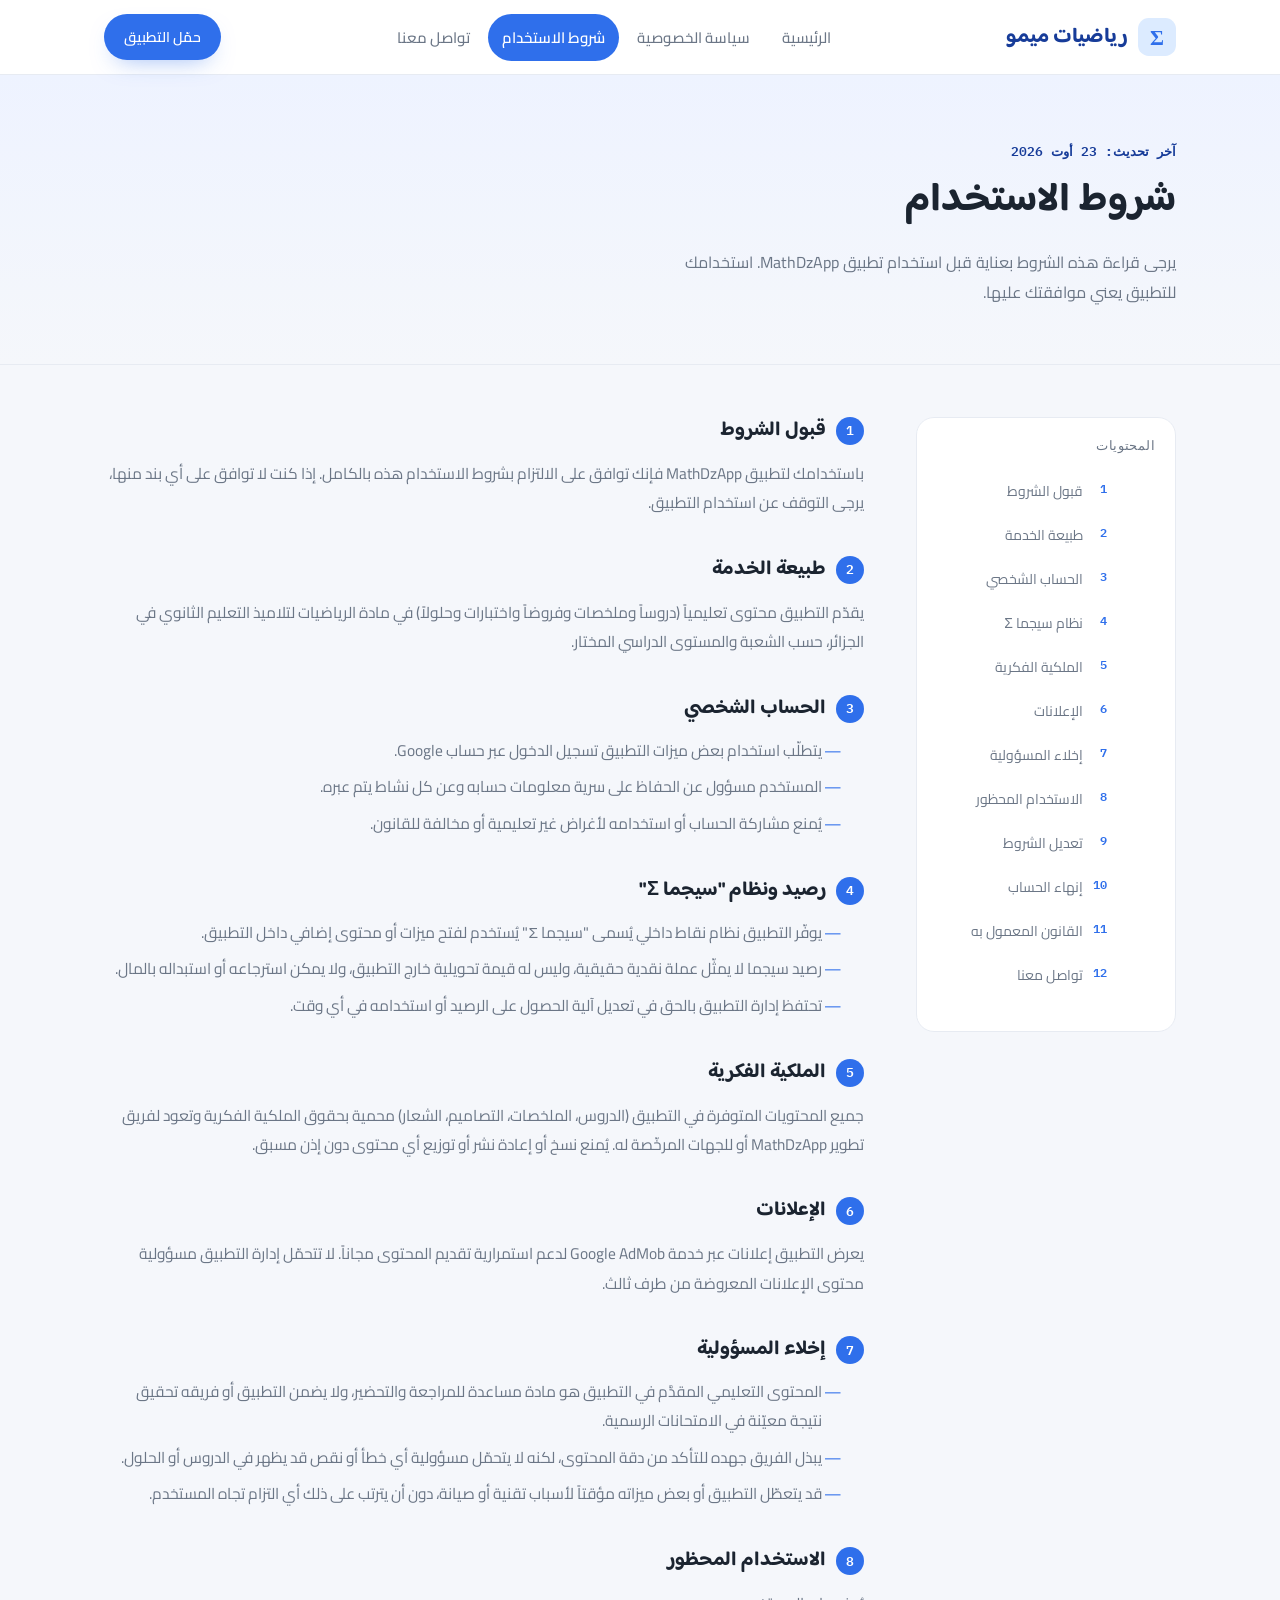
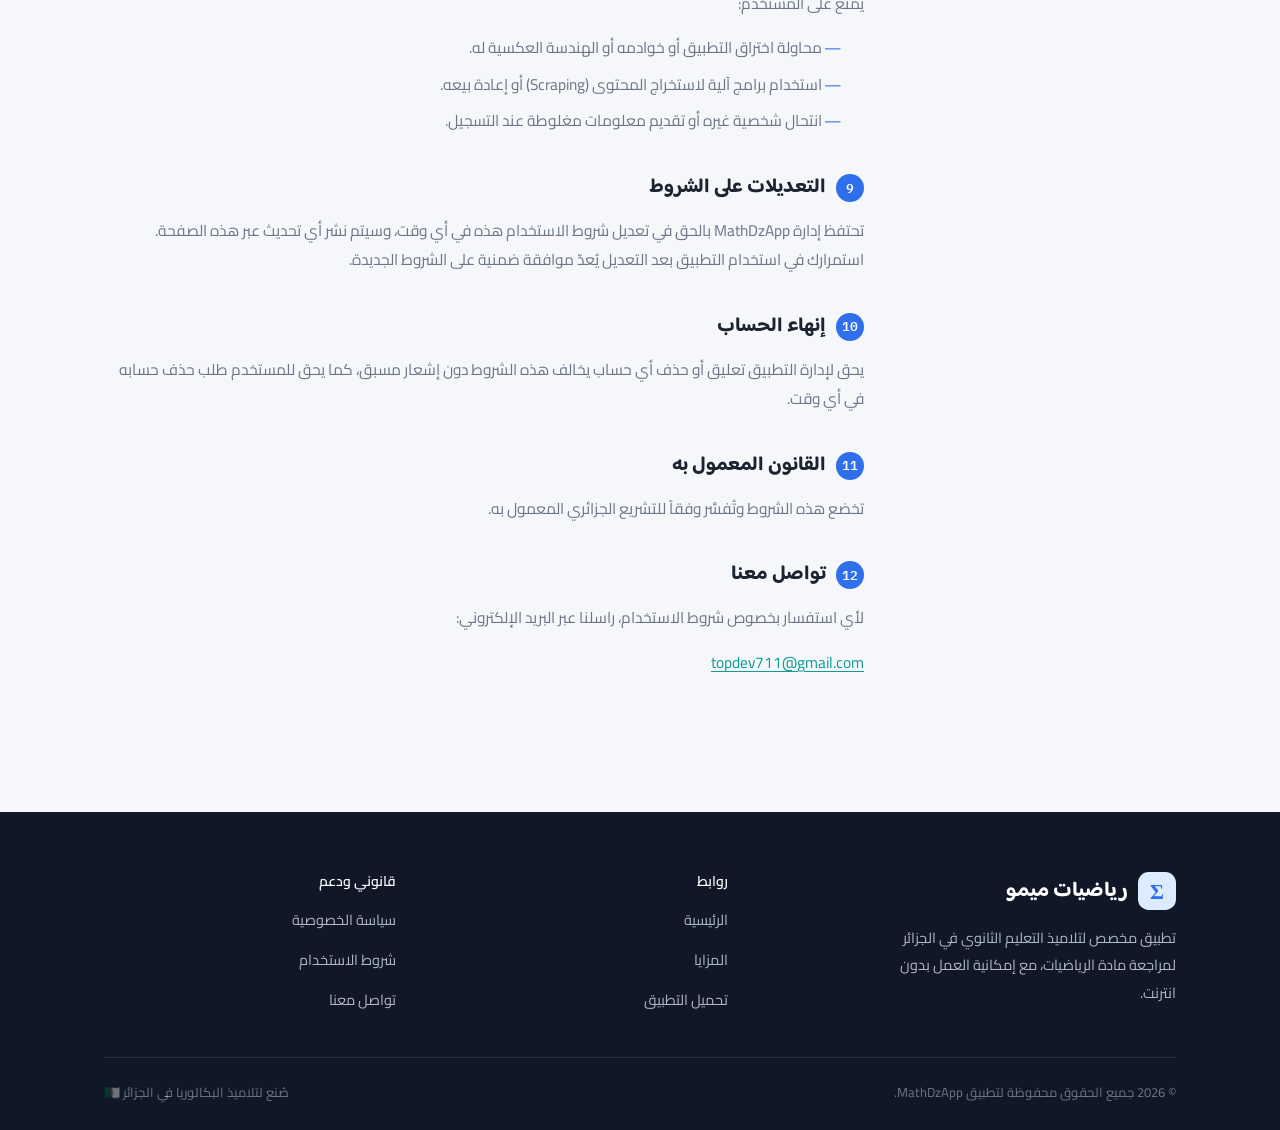
<file: terms.html>
<!DOCTYPE html>
<html lang="ar" dir="rtl">
<head>
<meta charset="UTF-8">
<meta name="viewport" content="width=device-width, initial-scale=1.0">
<title>شروط الاستخدام — رياضيات ميمو</title>
<meta name="description" content="شروط استخدام تطبيق MathDzApp: الحساب، نظام سيجما، الملكية الفكرية، الإعلانات، وإخلاء المسؤولية.">
<link rel="icon" type="image/svg+xml" href="assets/favicon.svg">
<link rel="stylesheet" href="style.css">
</head>
<body>

<header class="site-header">
  <nav class="nav">
    <a href="index.html" class="brand">
      <svg class="mark" viewBox="0 0 64 64"><rect width="64" height="64" rx="18" fill="#DCEBFF"/><text x="32" y="45" text-anchor="middle" font-family="Georgia, serif" font-size="36" font-weight="700" fill="#2F6FEB">Σ</text></svg>
      رياضيات ميمو
    </a>
    <button class="nav-toggle" aria-label="فتح القائمة" aria-expanded="false">☰</button>
    <ul class="nav-links">
      <li><a href="index.html">الرئيسية</a></li>
      <li><a href="privacy.html">سياسة الخصوصية</a></li>
      <li><a href="terms.html" aria-current="page">شروط الاستخدام</a></li>
      <li><a href="contact.html">تواصل معنا</a></li>
    </ul>
    <a href="index.html#download" class="nav-cta">حمّل التطبيق</a>
  </nav>
</header>

<main>
  <section class="legal-hero">
    <div class="grid-overlay" aria-hidden="true"></div>
    <div class="container">
      <span class="updated">آخر تحديث: 23 أوت 2026</span>
      <h1>شروط الاستخدام</h1>
      <p>يرجى قراءة هذه الشروط بعناية قبل استخدام تطبيق MathDzApp. استخدامك للتطبيق يعني موافقتك عليها.</p>
    </div>
  </section>

  <section class="legal-body">
    <div class="container legal-layout">

      <nav class="legal-toc" aria-label="محتويات الصفحة">
        <h4>المحتويات</h4>
        <ol>
          <li><a href="#t1">قبول الشروط</a></li>
          <li><a href="#t2">طبيعة الخدمة</a></li>
          <li><a href="#t3">الحساب الشخصي</a></li>
          <li><a href="#t4">نظام سيجما Σ</a></li>
          <li><a href="#t5">الملكية الفكرية</a></li>
          <li><a href="#t6">الإعلانات</a></li>
          <li><a href="#t7">إخلاء المسؤولية</a></li>
          <li><a href="#t8">الاستخدام المحظور</a></li>
          <li><a href="#t9">تعديل الشروط</a></li>
          <li><a href="#t10">إنهاء الحساب</a></li>
          <li><a href="#t11">القانون المعمول به</a></li>
          <li><a href="#t12">تواصل معنا</a></li>
        </ol>
      </nav>

      <article class="legal-article">

        <section id="t1">
          <h2><span class="n">1</span> قبول الشروط</h2>
          <p>باستخدامك لتطبيق MathDzApp فإنك توافق على الالتزام بشروط الاستخدام هذه بالكامل. إذا كنت لا توافق على أي بند منها، يرجى التوقف عن استخدام التطبيق.</p>
        </section>

        <section id="t2">
          <h2><span class="n">2</span> طبيعة الخدمة</h2>
          <p>يقدّم التطبيق محتوى تعليمياً (دروساً وملخصات وفروضاً واختبارات وحلولاً) في مادة الرياضيات لتلاميذ التعليم الثانوي في الجزائر، حسب الشعبة والمستوى الدراسي المختار.</p>
        </section>

        <section id="t3">
          <h2><span class="n">3</span> الحساب الشخصي</h2>
          <ul>
            <li>يتطلّب استخدام بعض ميزات التطبيق تسجيل الدخول عبر حساب Google.</li>
            <li>المستخدم مسؤول عن الحفاظ على سرية معلومات حسابه وعن كل نشاط يتم عبره.</li>
            <li>يُمنع مشاركة الحساب أو استخدامه لأغراض غير تعليمية أو مخالفة للقانون.</li>
          </ul>
        </section>

        <section id="t4">
          <h2><span class="n">4</span> رصيد ونظام "سيجما Σ"</h2>
          <ul>
            <li>يوفّر التطبيق نظام نقاط داخلي يُسمى "سيجما Σ" يُستخدم لفتح ميزات أو محتوى إضافي داخل التطبيق.</li>
            <li>رصيد سيجما لا يمثّل عملة نقدية حقيقية، وليس له قيمة تحويلية خارج التطبيق، ولا يمكن استرجاعه أو استبداله بالمال.</li>
            <li>تحتفظ إدارة التطبيق بالحق في تعديل آلية الحصول على الرصيد أو استخدامه في أي وقت.</li>
          </ul>
        </section>

        <section id="t5">
          <h2><span class="n">5</span> الملكية الفكرية</h2>
          <p>جميع المحتويات المتوفرة في التطبيق (الدروس، الملخصات، التصاميم، الشعار) محمية بحقوق الملكية الفكرية وتعود لفريق تطوير MathDzApp أو للجهات المرخّصة له. يُمنع نسخ أو إعادة نشر أو توزيع أي محتوى دون إذن مسبق.</p>
        </section>

        <section id="t6">
          <h2><span class="n">6</span> الإعلانات</h2>
          <p>يعرض التطبيق إعلانات عبر خدمة Google AdMob لدعم استمرارية تقديم المحتوى مجاناً. لا تتحمّل إدارة التطبيق مسؤولية محتوى الإعلانات المعروضة من طرف ثالث.</p>
        </section>

        <section id="t7">
          <h2><span class="n">7</span> إخلاء المسؤولية</h2>
          <ul>
            <li>المحتوى التعليمي المقدَّم في التطبيق هو مادة مساعدة للمراجعة والتحضير، ولا يضمن التطبيق أو فريقه تحقيق نتيجة معيّنة في الامتحانات الرسمية.</li>
            <li>يبذل الفريق جهده للتأكد من دقة المحتوى، لكنه لا يتحمّل مسؤولية أي خطأ أو نقص قد يظهر في الدروس أو الحلول.</li>
            <li>قد يتعطّل التطبيق أو بعض ميزاته مؤقتاً لأسباب تقنية أو صيانة، دون أن يترتب على ذلك أي التزام تجاه المستخدم.</li>
          </ul>
        </section>

        <section id="t8">
          <h2><span class="n">8</span> الاستخدام المحظور</h2>
          <p>يُمنع على المستخدم:</p>
          <ul>
            <li>محاولة اختراق التطبيق أو خوادمه أو الهندسة العكسية له.</li>
            <li>استخدام برامج آلية لاستخراج المحتوى (Scraping) أو إعادة بيعه.</li>
            <li>انتحال شخصية غيره أو تقديم معلومات مغلوطة عند التسجيل.</li>
          </ul>
        </section>

        <section id="t9">
          <h2><span class="n">9</span> التعديلات على الشروط</h2>
          <p>تحتفظ إدارة MathDzApp بالحق في تعديل شروط الاستخدام هذه في أي وقت، وسيتم نشر أي تحديث عبر هذه الصفحة. استمرارك في استخدام التطبيق بعد التعديل يُعدّ موافقة ضمنية على الشروط الجديدة.</p>
        </section>

        <section id="t10">
          <h2><span class="n">10</span> إنهاء الحساب</h2>
          <p>يحق لإدارة التطبيق تعليق أو حذف أي حساب يخالف هذه الشروط دون إشعار مسبق، كما يحق للمستخدم طلب حذف حسابه في أي وقت.</p>
        </section>

        <section id="t11">
          <h2><span class="n">11</span> القانون المعمول به</h2>
          <p>تخضع هذه الشروط وتُفسَّر وفقاً للتشريع الجزائري المعمول به.</p>
        </section>

        <section id="t12">
          <h2><span class="n">12</span> تواصل معنا</h2>
          <p>لأي استفسار بخصوص شروط الاستخدام، راسلنا عبر البريد الإلكتروني:</p>
          <p><a class="inline-link" href="mailto:topdev711@gmail.com">topdev711@gmail.com</a></p>
        </section>

      </article>
    </div>
  </section>
</main>

<footer class="site-footer">
  <div class="container">
    <div class="footer-grid">
      <div class="footer-brand">
        <a href="index.html" class="brand">
          <svg class="mark" viewBox="0 0 64 64"><rect width="64" height="64" rx="18" fill="#DCEBFF"/><text x="32" y="45" text-anchor="middle" font-family="Georgia, serif" font-size="36" font-weight="700" fill="#2F6FEB">Σ</text></svg>
          رياضيات ميمو
        </a>
        <p>تطبيق مخصص لتلاميذ التعليم الثانوي في الجزائر لمراجعة مادة الرياضيات، مع إمكانية العمل بدون انترنت.</p>
      </div>
      <div class="footer-col">
        <h4>روابط</h4>
        <ul>
          <li><a href="index.html">الرئيسية</a></li>
          <li><a href="index.html#features">المزايا</a></li>
          <li><a href="index.html#download">تحميل التطبيق</a></li>
        </ul>
      </div>
      <div class="footer-col">
        <h4>قانوني ودعم</h4>
        <ul>
          <li><a href="privacy.html">سياسة الخصوصية</a></li>
          <li><a href="terms.html">شروط الاستخدام</a></li>
          <li><a href="contact.html">تواصل معنا</a></li>
        </ul>
      </div>
    </div>
    <div class="footer-bottom">
      <span>© 2026 جميع الحقوق محفوظة لتطبيق MathDzApp.</span>
      <span>صُنع لتلاميذ البكالوريا في الجزائر 🇩🇿</span>
    </div>
  </div>
</footer>

<script src="assets/common.js"></script>
</body>
</html>
</file>
<file: style.css>
/* ============================================================
   رياضيات ميمو — site stylesheet
   Design concept: matched 1:1 to the app's own UI language —
   a light, airy surface with soft pastel category cards, a
   confident blue brand color, and the Σ badge as the signature
   mark, exactly as it appears in-app.
   ============================================================ */

@import url('https://fonts.googleapis.com/css2?family=Baloo+Bhaijaan+2:wght@500;600;700;800&family=Cairo:wght@400;500;600;700;800&family=IBM+Plex+Mono:wght@400;500&display=swap');

:root{
  /* ---- brand ---- */
  --blue:#2F6FEB;
  --blue-dark:#1D4FC4;
  --blue-ink:#173C99;

  /* ---- pastel category colors (lifted straight from the app) ---- */
  --c-blue-bg:#DCEBFF;   --c-blue-ic:#2F6FEB;
  --c-green-bg:#D2F3E3;  --c-green-ic:#12A85A;
  --c-purple-bg:#E8DFFB; --c-purple-ic:#8A5CF6;
  --c-amber-bg:#FCEAC4;  --c-amber-ic:#E2900F;
  --c-teal-bg:#CFF3F1;   --c-teal-ic:#0F9C93;
  --c-peach-bg:#FBE3D2;  --c-peach-ic:#E06B2E;

  /* ---- neutrals ---- */
  --bg:#F5F7FB;
  --surface:#FFFFFF;
  --ink:#1B2430;
  --ink-soft:#6B7686;
  --line:#E7EBF2;

  --font-display:'Baloo Bhaijaan 2','Cairo',sans-serif;
  --font-body:'Cairo','Tahoma',sans-serif;
  --font-mono:'IBM Plex Mono',monospace;

  --radius-sm:10px;
  --radius-md:18px;
  --radius-lg:28px;
}

*{box-sizing:border-box;}
html{scroll-behavior:smooth;}
body{
  margin:0;
  font-family:var(--font-body);
  color:var(--ink);
  background:var(--bg);
  direction:rtl;
  -webkit-font-smoothing:antialiased;
}
img{max-width:100%;display:block;}
a{color:inherit;text-decoration:none;}
ul{margin:0;padding:0;}
h1,h2,h3,h4{font-family:var(--font-display);font-weight:700;margin:0 0 .5em;line-height:1.3;}
p{margin:0 0 1em;line-height:1.9;color:var(--ink-soft);}
.container{max-width:1120px;margin:0 auto;padding:0 24px;}

:focus-visible{outline:3px solid var(--blue);outline-offset:3px;}

@media (prefers-reduced-motion: reduce){
  *{animation-duration:0.01ms !important;animation-iteration-count:1 !important;transition-duration:0.01ms !important;scroll-behavior:auto !important;}
}

/* ---------------------------------------------------------------
   Nav — light bar like the app's own top header
   --------------------------------------------------------------- */
.site-header{
  position:sticky;top:0;z-index:50;
  background:rgba(255,255,255,0.92);
  backdrop-filter:blur(10px);
  border-bottom:1px solid var(--line);
}
.nav{
  display:flex;align-items:center;justify-content:space-between;
  padding:14px 24px;max-width:1120px;margin:0 auto;
}
.brand{display:flex;align-items:center;gap:10px;color:var(--blue-ink);font-family:var(--font-display);font-size:21px;font-weight:700;}
.brand .mark{width:38px;height:38px;flex-shrink:0;}
.nav-links{display:flex;align-items:center;gap:4px;list-style:none;}
.nav-links a{
  color:var(--ink-soft);font-size:15px;padding:9px 14px;border-radius:999px;
  transition:background .2s ease,color .2s ease;font-weight:500;
}
.nav-links a:hover{background:var(--c-blue-bg);color:var(--blue-ink);}
.nav-links a[aria-current="page"]{color:#fff;background:var(--blue);font-weight:600;}
.nav-cta{
  background:var(--blue);color:#fff;font-weight:600;font-size:14px;
  padding:10px 20px;border-radius:999px;white-space:nowrap;
  transition:background .2s ease, transform .2s ease;
  box-shadow:0 10px 24px -12px rgba(47,111,235,0.55);
}
.nav-cta:hover{background:var(--blue-dark);transform:translateY(-1px);}
.nav-toggle{display:none;background:none;border:0;color:var(--blue-ink);font-size:26px;cursor:pointer;padding:4px;}

@media (max-width:860px){
  .nav-toggle{display:block;}
  .nav-links{
    position:absolute;inset-inline:0;top:100%;
    flex-direction:column;align-items:stretch;gap:2px;
    background:#fff;padding:10px 20px 18px;
    border-bottom:1px solid var(--line);
    display:none;
  }
  .nav-links.open{display:flex;}
  .nav-links a{padding:12px 14px;}
  .nav-cta{display:none;}
}

/* ---------------------------------------------------------------
   Hero
   --------------------------------------------------------------- */
.hero{
  position:relative;overflow:hidden;
  background:
    radial-gradient(600px 380px at 90% -10%, rgba(47,111,235,0.10), transparent 60%),
    radial-gradient(500px 320px at -5% 20%, rgba(138,92,246,0.10), transparent 60%),
    var(--bg);
  padding:76px 0 96px;
}
.hero-inner{position:relative;display:grid;grid-template-columns:1fr .9fr;gap:52px;align-items:center;}
.eyebrow{
  display:inline-flex;align-items:center;gap:8px;
  font-family:var(--font-mono);font-size:13px;letter-spacing:.02em;
  color:var(--blue-ink);background:var(--c-blue-bg);
  padding:6px 14px;border-radius:999px;margin-bottom:20px;font-weight:600;
}
.hero h1{font-size:clamp(32px,4.4vw,52px);color:var(--ink);}
.hero h1 em{font-style:normal;color:var(--blue);}
.hero p.lead{color:var(--ink-soft);font-size:17.5px;max-width:50ch;}
.hero-actions{display:flex;gap:14px;margin-top:28px;flex-wrap:wrap;}
.btn{
  display:inline-flex;align-items:center;gap:8px;
  padding:14px 26px;border-radius:999px;font-weight:600;font-size:15.5px;
  transition:transform .2s ease, background .2s ease, box-shadow .2s ease;
  cursor:pointer;border:1px solid transparent;
}
.btn-blue{background:var(--blue);color:#fff;box-shadow:0 14px 30px -14px rgba(47,111,235,0.65);}
.btn-blue:hover{background:var(--blue-dark);transform:translateY(-2px);}
.btn-ghost{border-color:var(--line);color:var(--ink);background:#fff;}
.btn-ghost:hover{background:var(--c-blue-bg);border-color:transparent;}
.hero-stats{display:flex;gap:26px;margin-top:40px;flex-wrap:wrap;}
.hero-stats div{border-inline-start:2px solid var(--blue);padding-inline-start:14px;}
.hero-stats .num{font-family:var(--font-mono);font-size:24px;color:var(--blue-ink);display:block;font-weight:600;}
.hero-stats .label{font-size:13px;color:var(--ink-soft);}

/* phone mockup showing real screenshots */
.phone-frame{
  position:relative;margin-inline:auto;width:min(280px,70vw);
  background:#0E1420;border-radius:40px;padding:12px;
  box-shadow:0 40px 70px -30px rgba(20,30,60,0.35);
}
.phone-frame .notch{
  position:absolute;top:12px;left:50%;transform:translateX(-50%);
  width:76px;height:18px;background:#0E1420;border-radius:0 0 14px 14px;z-index:2;
}
.phone-screen{
  border-radius:28px;overflow:hidden;background:#fff;aspect-ratio:9/19.5;
}
.phone-screen img{width:100%;height:100%;object-fit:cover;object-position:top;}
.phone-float{
  position:absolute;background:#fff;border-radius:16px;box-shadow:0 18px 34px -16px rgba(20,30,60,0.28);
  padding:12px 16px;display:flex;align-items:center;gap:10px;font-size:13.5px;font-weight:600;color:var(--ink);
}
.phone-float .dot{width:34px;height:34px;border-radius:10px;display:flex;align-items:center;justify-content:center;font-family:var(--font-display);font-weight:700;}
.float-1{top:14%;right:-8%;}
.float-1 .dot{background:var(--c-blue-bg);color:var(--blue-ink);}
.float-2{bottom:10%;left:-10%;}
.float-2 .dot{background:var(--c-green-bg);color:var(--c-green-ic);}

@media (max-width:860px){
  .hero-inner{grid-template-columns:1fr;}
  .hero{padding:56px 0 60px;}
  .phone-frame{margin-top:20px;}
  .float-1, .float-2{display:none;}
}

/* ---------------------------------------------------------------
   Sections
   --------------------------------------------------------------- */
.section{padding:80px 0;}
.section-tight{padding:52px 0;}
.section-head{max-width:640px;margin:0 0 44px;}
.section-head .eyebrow-light{
  font-family:var(--font-mono);font-size:13px;color:var(--c-teal-ic);letter-spacing:.03em;
  display:block;margin-bottom:10px;font-weight:600;
}
.section-head h2{font-size:clamp(24px,2.8vw,34px);color:var(--ink);}
.section-alt{background:var(--surface);border-top:1px solid var(--line);border-bottom:1px solid var(--line);}

/* stream chips */
.streams{display:flex;flex-wrap:wrap;gap:12px;}
.streams li{
  list-style:none;padding:12px 22px;border-radius:999px;font-size:15px;font-weight:600;
}

/* category cards — matches the app's 2x2 grid exactly */
.category-grid{display:grid;grid-template-columns:repeat(4,1fr);gap:18px;}
.category-card{
  border-radius:24px;padding:26px 20px;text-align:center;
  transition:transform .2s ease, box-shadow .2s ease;
}
.category-card:hover{transform:translateY(-4px);}
.category-card .icon{
  width:52px;height:52px;border-radius:16px;display:flex;align-items:center;justify-content:center;
  margin:0 auto 14px;font-size:24px;background:rgba(255,255,255,0.55);
}
.category-card h3{font-size:16.5px;margin:0;color:var(--ink);}
.cat-blue{background:var(--c-blue-bg);} .cat-blue .icon{color:var(--c-blue-ic);}
.cat-green{background:var(--c-green-bg);} .cat-green .icon{color:var(--c-green-ic);}
.cat-purple{background:var(--c-purple-bg);} .cat-purple .icon{color:var(--c-purple-ic);}
.cat-amber{background:var(--c-amber-bg);} .cat-amber .icon{color:var(--c-amber-ic);}
.cat-teal{background:var(--c-teal-bg);} .cat-teal .icon{color:var(--c-teal-ic);}
.cat-peach{background:var(--c-peach-bg);} .cat-peach .icon{color:var(--c-peach-ic);}

@media (max-width:860px){.category-grid{grid-template-columns:repeat(2,1fr);}}

/* browse rows — matches "تصفح المحتوى" list cards in-app */
.browse-list{display:flex;flex-direction:column;gap:14px;}
.browse-row{
  display:flex;align-items:center;justify-content:space-between;gap:16px;
  border-radius:20px;padding:20px 24px;
}
.browse-row .txt h3{font-size:17px;margin:0 0 4px;color:var(--ink);}
.browse-row .txt p{margin:0;font-size:14px;}
.browse-row .icon{
  width:46px;height:46px;border-radius:14px;flex-shrink:0;
  display:flex;align-items:center;justify-content:center;font-size:20px;background:rgba(255,255,255,0.6);
}

/* feature grid (general features section) */
.features{display:grid;grid-template-columns:repeat(3,1fr);gap:22px;}
.feature-card{
  background:var(--surface);border:1px solid var(--line);border-radius:var(--radius-md);
  padding:28px 24px;transition:transform .2s ease, box-shadow .2s ease;
}
.feature-card:hover{transform:translateY(-4px);box-shadow:0 18px 40px -22px rgba(27,36,48,0.16);}
.feature-card .icon{
  width:44px;height:44px;border-radius:12px;display:flex;align-items:center;justify-content:center;
  background:var(--c-blue-bg);color:var(--blue);font-family:var(--font-display);font-size:20px;font-weight:700;
  margin-bottom:16px;
}
.feature-card h3{font-size:18px;color:var(--ink);}
.feature-card p{margin:0;font-size:15px;}

@media (max-width:900px){.features{grid-template-columns:repeat(2,1fr);}}
@media (max-width:600px){.features{grid-template-columns:1fr;}}

/* steps */
.steps{display:grid;grid-template-columns:repeat(3,1fr);gap:28px;}
.step .step-num{
  font-family:var(--font-mono);font-size:14px;color:var(--blue);
  border:1.5px solid var(--blue);width:34px;height:34px;border-radius:50%;
  display:flex;align-items:center;justify-content:center;margin-bottom:16px;font-weight:600;
}
.step h3{font-size:18px;}
.step p{font-size:15px;}
@media (max-width:860px){.steps{grid-template-columns:1fr;}}

/* CTA banner */
.cta-banner{
  background:linear-gradient(120deg,var(--blue),#4A7FF0);
  border-radius:var(--radius-lg);padding:52px 48px;color:#fff;
  display:flex;align-items:center;justify-content:space-between;gap:24px;flex-wrap:wrap;
  position:relative;overflow:hidden;
}
.cta-banner::after{
  content:"Σ";position:absolute;font-family:var(--font-display);font-size:240px;
  color:rgba(255,255,255,0.10);left:-20px;bottom:-90px;font-weight:700;
}
.cta-banner h2{color:#fff;margin-bottom:6px;font-size:25px;}
.cta-banner p{color:rgba(255,255,255,0.85);margin:0;}
.cta-banner .btn-ghost{background:#fff;color:var(--blue-ink);border-color:transparent;}
.cta-banner .btn-ghost:hover{background:#EEF3FF;}

/* screenshot strip section */
.shots-strip{display:flex;gap:22px;overflow-x:auto;padding:8px 4px 20px;scroll-snap-type:x proximity;}
.shots-strip .shot{
  flex:0 0 auto;width:210px;scroll-snap-align:start;
  border-radius:22px;overflow:hidden;background:#0E1420;padding:8px;
  box-shadow:0 20px 40px -22px rgba(20,30,60,0.32);
}
.shots-strip .shot img{border-radius:16px;}
.shots-strip figcaption{text-align:center;color:var(--ink-soft);font-size:13.5px;margin-top:10px;font-weight:600;}

/* ---------------------------------------------------------------
   Legal / content pages (privacy, terms)
   --------------------------------------------------------------- */
.legal-hero{
  background:linear-gradient(180deg,#EEF3FF,var(--bg));
  padding:60px 0 40px;position:relative;overflow:hidden;border-bottom:1px solid var(--line);
}
.legal-hero .container{position:relative;}
.legal-hero .updated{font-family:var(--font-mono);font-size:13px;color:var(--blue-ink);font-weight:600;}
.legal-hero h1{margin-top:10px;font-size:clamp(28px,4vw,40px);color:var(--ink);}
.legal-hero p{color:var(--ink-soft);max-width:60ch;}

.legal-body{padding:52px 0 96px;}
.legal-layout{display:grid;grid-template-columns:260px 1fr;gap:52px;align-items:start;}
.legal-toc{
  position:sticky;top:96px;background:var(--surface);border:1px solid var(--line);
  border-radius:var(--radius-md);padding:20px;
}
.legal-toc h4{font-size:13px;color:var(--ink-soft);font-family:var(--font-mono);font-weight:500;margin-bottom:12px;text-transform:uppercase;letter-spacing:.03em;}
.legal-toc ol{list-style:none;counter-reset:toc;display:flex;flex-direction:column;gap:4px;}
.legal-toc li{counter-increment:toc;}
.legal-toc a{
  display:flex;gap:8px;font-size:14px;color:var(--ink-soft);padding:7px 8px;border-radius:8px;
}
.legal-toc a::before{content:counter(toc);font-family:var(--font-mono);color:var(--blue);font-size:12px;min-width:16px;font-weight:600;}
.legal-toc a:hover{background:var(--c-blue-bg);color:var(--blue-ink);}

.legal-article section{margin-bottom:38px;scroll-margin-top:100px;}
.legal-article h2{
  font-size:20px;color:var(--ink);display:flex;align-items:center;gap:10px;margin-bottom:14px;
}
.legal-article h2 .n{
  font-family:var(--font-mono);font-size:13px;color:#fff;background:var(--blue);
  width:28px;height:28px;border-radius:50%;display:flex;align-items:center;justify-content:center;flex-shrink:0;font-weight:600;
}
.legal-article p, .legal-article li{color:var(--ink-soft);font-size:15.5px;}
.legal-article ul{margin:0 0 1em;padding-inline-start:22px;list-style:none;}
.legal-article ul li{position:relative;padding-inline-start:20px;margin-bottom:8px;line-height:1.85;}
.legal-article ul li::before{content:"—";position:absolute;right:0;color:var(--blue);}
.legal-article strong{color:var(--ink);}
.legal-article a.inline-link{color:var(--c-teal-ic);text-decoration:underline;text-underline-offset:3px;}
.legal-note{
  background:var(--c-teal-bg);border-inline-start:3px solid var(--c-teal-ic);
  border-radius:var(--radius-sm);padding:16px 18px;font-size:14.5px;color:var(--ink);
}

@media (max-width:900px){
  .legal-layout{grid-template-columns:1fr;}
  .legal-toc{position:static;}
}

/* ---------------------------------------------------------------
   Contact page
   --------------------------------------------------------------- */
.contact-grid{display:grid;grid-template-columns:1fr 1fr;gap:32px;}
.contact-card{
  background:var(--surface);border:1px solid var(--line);border-radius:var(--radius-md);
  padding:32px;
}
.contact-card h3{font-size:19px;margin-bottom:10px;}
.contact-card .email-btn{
  display:inline-flex;align-items:center;gap:10px;margin-top:14px;
  background:var(--blue);color:#fff;padding:13px 22px;border-radius:999px;font-weight:600;font-size:15px;
}
.contact-card .email-btn:hover{background:var(--blue-dark);}
.faq-item{border-bottom:1px solid var(--line);padding:18px 0;}
.faq-item summary{cursor:pointer;font-weight:600;color:var(--ink);list-style:none;display:flex;justify-content:space-between;align-items:center;gap:12px;}
.faq-item summary::-webkit-details-marker{display:none;}
.faq-item summary::after{content:"+";font-family:var(--font-mono);color:var(--blue);font-size:20px;}
.faq-item[open] summary::after{content:"–";}
.faq-item p{margin-top:10px;}

@media (max-width:860px){.contact-grid{grid-template-columns:1fr;}}

/* ---------------------------------------------------------------
   Footer
   --------------------------------------------------------------- */
.site-footer{background:#101828;color:#AEB7C7;padding:60px 0 26px;}
.footer-grid{display:grid;grid-template-columns:1.4fr 1fr 1fr;gap:40px;padding-bottom:36px;border-bottom:1px solid rgba(255,255,255,0.08);}
.footer-brand .brand{margin-bottom:14px;color:#fff;}
.footer-brand p{max-width:38ch;font-size:14.5px;color:#AEB7C7;}
.footer-col h4{color:#fff;font-family:var(--font-body);font-size:14px;margin-bottom:14px;font-weight:600;}
.footer-col ul{display:flex;flex-direction:column;gap:10px;list-style:none;}
.footer-col a{font-size:14.5px;color:#AEB7C7;}
.footer-col a:hover{color:#8FB3FF;}
.footer-bottom{display:flex;justify-content:space-between;align-items:center;padding-top:22px;font-size:13px;flex-wrap:wrap;gap:10px;color:rgba(255,255,255,0.4);}
@media (max-width:760px){.footer-grid{grid-template-columns:1fr;}}
</file>
